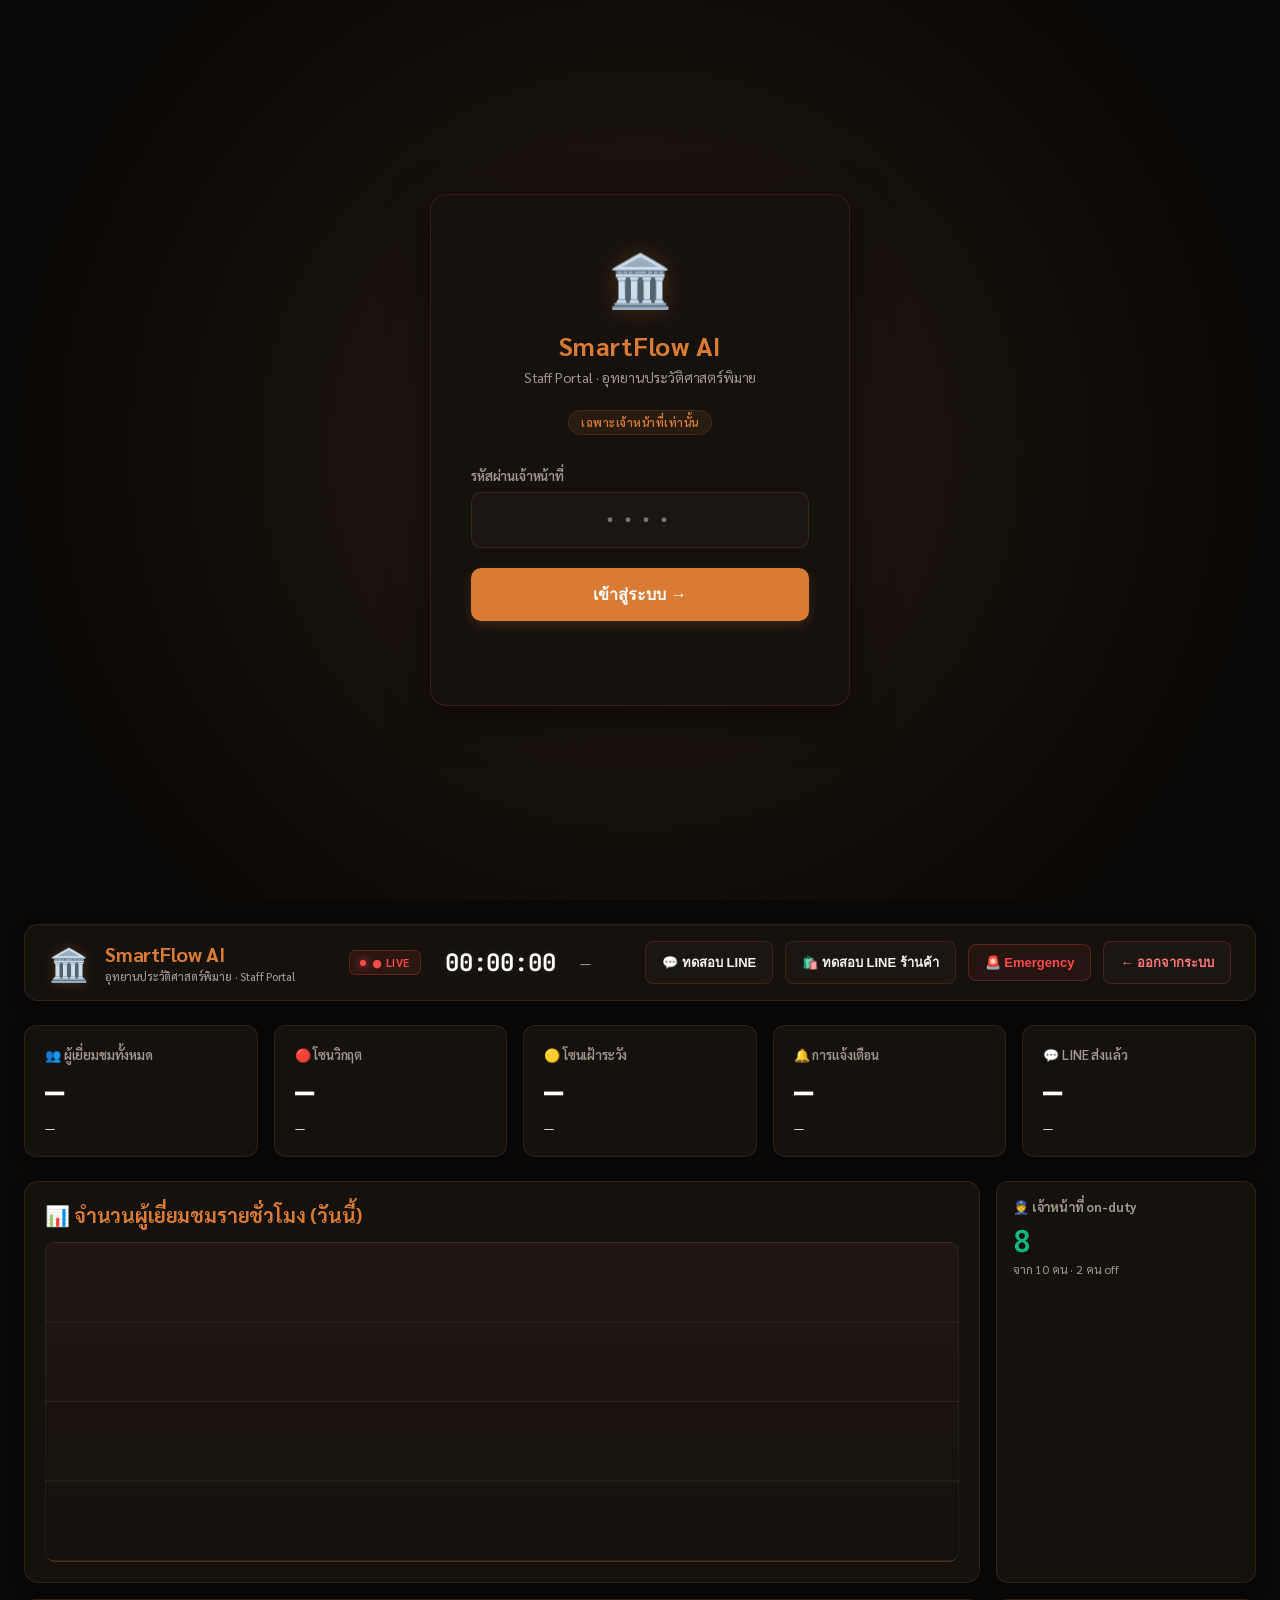
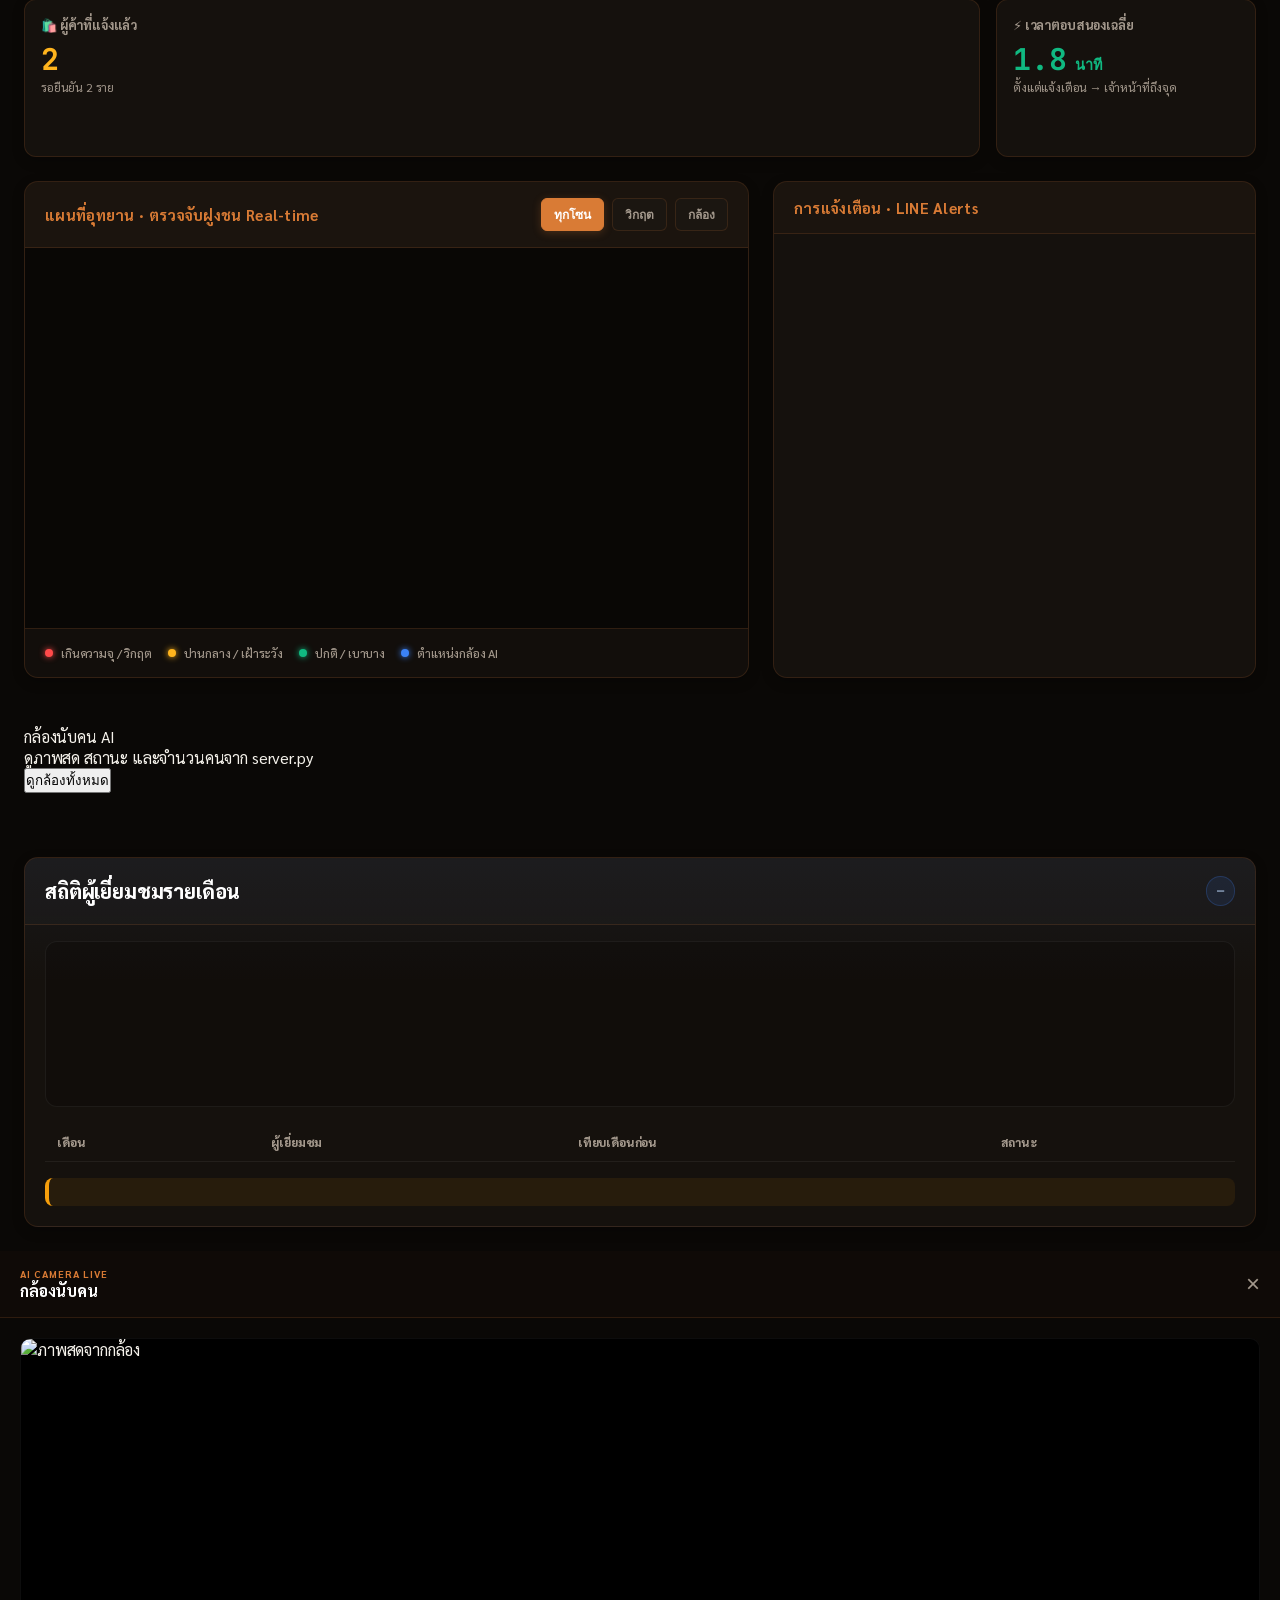
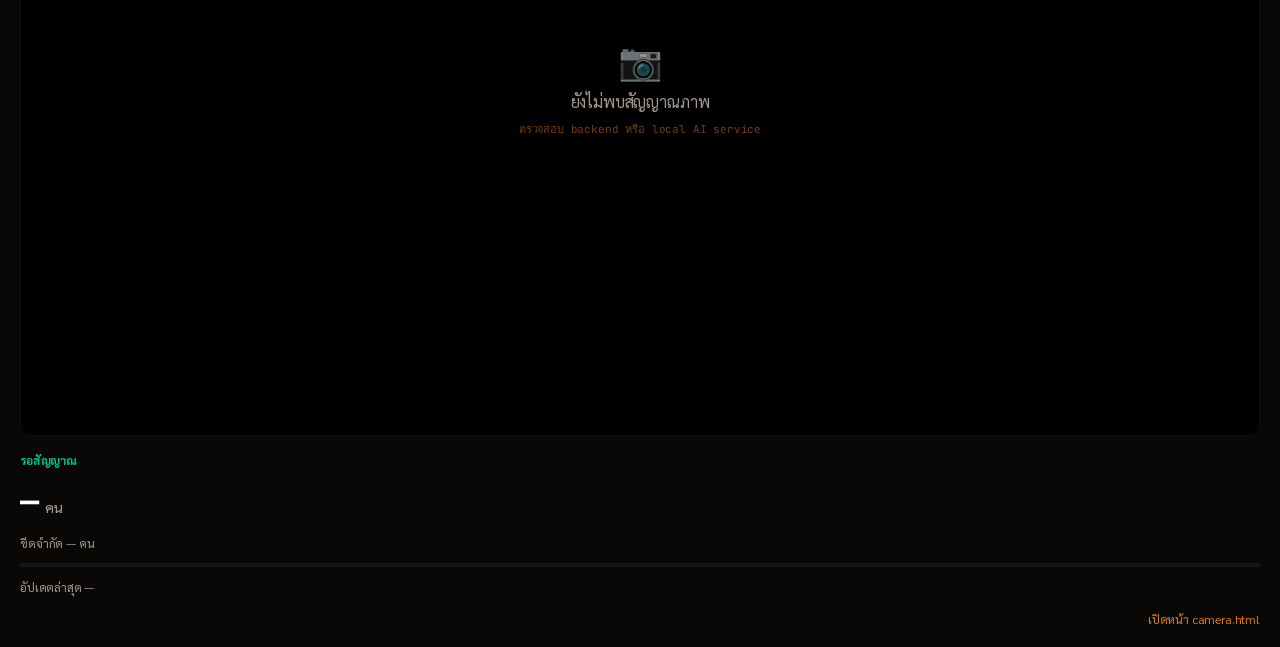
<file: staff/index.html>
﻿<!DOCTYPE html>
<html lang="th">
<head>
  <meta charset="UTF-8" />
  <meta name="viewport" content="width=device-width, initial-scale=1.0" />
  <title>SmartFlow AI — Staff Dashboard · พิมาย</title>
  <link rel="preconnect" href="https://fonts.googleapis.com" />
  <link rel="preconnect" href="https://fonts.gstatic.com" crossorigin />
  <link href="https://fonts.googleapis.com/css2?family=JetBrains+Mono:wght@400;700&family=Sarabun:wght@300;400;600;700&display=swap" rel="stylesheet" />

  <link rel="stylesheet" href="css/staff.css" />
</head>
<body>

  <div id="loginScreen">
    <div class="login-box">
      <div class="login-logo">🏛️</div>
      <div class="login-title">SmartFlow AI</div>
      <div class="login-subtitle">Staff Portal · อุทยานประวัติศาสตร์พิมาย</div>
      <div class="login-badge">เฉพาะเจ้าหน้าที่เท่านั้น</div>

      <label class="login-label" for="pinInput">รหัสผ่านเจ้าหน้าที่</label>
      <input
        type="password"
        id="pinInput"
        class="login-input"
        placeholder="••••"
        maxlength="6"
        autocomplete="current-password"
      />
      <button class="login-btn" id="loginBtn">เข้าสู่ระบบ →</button>
      <div class="login-error" id="loginError"></div>
    </div>
  </div>

  <div id="dashboard">

    <div class="topbar">
      <div class="topbar-left">
        <div class="topbar-logo">🏛️</div>
        <div class="topbar-name">
          SmartFlow AI
          <span>อุทยานประวัติศาสตร์พิมาย · Staff Portal</span>
        </div>
      </div>

      <div class="topbar-center">
        <div class="live-badge">
          <div class="live-dot"></div>
          ● LIVE
        </div>
        <div class="topbar-clock" id="dashClock">00:00:00</div>
        <div class="topbar-date" id="dashDate">—</div>
      </div>

      <div class="topbar-right">
        <button class="topbar-btn" id="testLineBtn">💬 ทดสอบ LINE</button>
        <button class="topbar-btn" id="testVendorLineBtn">🛍️ ทดสอบ LINE ร้านค้า</button>
        <button class="topbar-btn danger" id="emergencyBtn">🚨 Emergency</button>
        <button class="topbar-btn" id="logoutBtn">← ออกจากระบบ</button>
      </div>
    </div>

    <div class="stat-row">
      <div class="stat-cell" id="statTotal">
        <div class="stat-cell-label">👥 ผู้เยี่ยมชมทั้งหมด</div>
        <div class="stat-cell-value">—</div>
        <div class="stat-cell-delta">—</div>
      </div>
      <div class="stat-cell" id="statHigh">
        <div class="stat-cell-label">🔴 โซนวิกฤต</div>
        <div class="stat-cell-value">—</div>
        <div class="stat-cell-delta">—</div>
      </div>
      <div class="stat-cell" id="statMedium">
        <div class="stat-cell-label">🟡 โซนเฝ้าระวัง</div>
        <div class="stat-cell-value">—</div>
        <div class="stat-cell-delta">—</div>
      </div>
      <div class="stat-cell" id="statNotif">
        <div class="stat-cell-label">🔔 การแจ้งเตือน</div>
        <div class="stat-cell-value">—</div>
        <div class="stat-cell-delta">—</div>
      </div>
      <div class="stat-cell" id="statLine">
        <div class="stat-cell-label">💬 LINE ส่งแล้ว</div>
        <div class="stat-cell-value">—</div>
        <div class="stat-cell-delta">—</div>
      </div>
    </div>

    <div class="dash-body">
      <div class="map-panel">
        <div class="panel-header">
          <div class="panel-title">แผนที่อุทยาน · ตรวจจับฝูงชน Real-time</div>
          <div class="panel-actions">
            <button class="panel-btn active">ทุกโซน</button>
            <button class="panel-btn">วิกฤต</button>
            <button class="panel-btn" id="cameraPanelBtn">กล้อง</button>
          </div>
        </div>
        <div class="map-svg-wrap">
          <svg id="mapSvg" width="100%" height="100%" xmlns="http://www.w3.org/2000/svg"></svg>
        </div>
        <div class="map-legend">
          <div class="legend-item"><div class="legend-dot high"></div>เกินความจุ / วิกฤต</div>
          <div class="legend-item"><div class="legend-dot medium"></div>ปานกลาง / เฝ้าระวัง</div>
          <div class="legend-item"><div class="legend-dot low"></div>ปกติ / เบาบาง</div>
          <div class="legend-item"><div class="legend-dot alert"></div>ตำแหน่งกล้อง AI</div>
        </div>
      </div>

      <div class="notif-panel">
        <div class="panel-header">
          <div class="panel-title">การแจ้งเตือน · LINE Alerts</div>
        </div>
        <div id="notifList"></div>
      </div>
        
      <div class="camera-monitor-section">
        <div class="camera-monitor-header">
          <div>
            <div class="camera-monitor-title">กล้องนับคน AI</div>
            <div class="camera-monitor-sub">ดูภาพสด สถานะ และจำนวนคนจาก server.py</div>
          </div>
          <button class="camera-open-all-btn" id="openCameraOverviewBtn">ดูกล้องทั้งหมด</button>
        </div>
        <div class="camera-monitor-grid" id="staffCameraGrid"></div>
      </div>

      <div class="analytics-row">
        <div class="chart-section">
          <div class="chart-title">📊 จำนวนผู้เยี่ยมชมรายชั่วโมง (วันนี้)</div>
          <div class="bar-chart" id="barChart"></div>
        </div>
        <div class="mini-stat">
          <div class="mini-stat-label">👮 เจ้าหน้าที่ on-duty</div>
          <div class="mini-stat-value val-green">8</div>
          <div class="mini-stat-sub">จาก 10 คน · 2 คน off</div>
        </div>
        <div class="mini-stat">
          <div class="mini-stat-label">🛍️ ผู้ค้าที่แจ้งแล้ว</div>
          <div class="mini-stat-value val-orange">2</div>
          <div class="mini-stat-sub">รอยืนยัน 2 ราย</div>
          <div id="vendorList" style="margin-top:12px;"></div>
        </div>
        <div class="mini-stat">
          <div class="mini-stat-label">⚡ เวลาตอบสนองเฉลี่ย</div>
          <div class="mini-stat-value val-green">1.8<span style="font-size:0.9rem;color:var(--text-dim)"> นาที</span></div>
          <div class="mini-stat-sub">ตั้งแต่แจ้งเตือน → เจ้าหน้าที่ถึงจุด</div>
        </div>
      </div>
    </div>

    <div class="monthly-section">
      <div class="monthly-header">
        <div class="monthly-title">สถิติผู้เยี่ยมชมรายเดือน</div>
        <div class="monthly-meta" id="monthlyMeta">—</div>
      </div>
      <div class="monthly-chart-wrap">
        <svg id="monthlyChartSvg" width="100%" xmlns="http://www.w3.org/2000/svg"></svg>
      </div>
      <div class="monthly-table-wrap">
        <table class="monthly-table" id="monthlyTable">
          <thead>
            <tr>
              <th>เดือน</th>
              <th>ผู้เยี่ยมชม</th>
              <th>เทียบเดือนก่อน</th>
              <th>สถานะ</th>
            </tr>
          </thead>
          <tbody id="monthlyTableBody"></tbody>
        </table>
      </div>
      <div class="monthly-analysis" id="monthlyAnalysis"></div>
    </div>
  </div>

  <div class="camera-viewer" id="cameraViewer" aria-hidden="true">
    <div class="camera-viewer-backdrop" id="cameraViewerBackdrop"></div>
    <div class="camera-viewer-panel" role="dialog" aria-modal="true" aria-labelledby="cameraViewerTitle">
      <div class="camera-viewer-header">
        <div>
          <div class="camera-viewer-kicker">AI CAMERA LIVE</div>
          <div class="camera-viewer-title" id="cameraViewerTitle">กล้องนับคน</div>
        </div>
        <button class="camera-viewer-close" id="cameraViewerClose">×</button>
      </div>
      <div class="camera-viewer-body">
        <div class="camera-live-frame">
          <img id="cameraViewerStream" alt="ภาพสดจากกล้อง" />
          <div class="camera-live-offline" id="cameraViewerOffline">
            <div class="camera-live-offline-icon">📷</div>
            <div>ยังไม่พบสัญญาณภาพ</div>
            <span>ตรวจสอบ backend หรือ local AI service</span>
          </div>
        </div>
        <div class="camera-live-info">
          <div class="camera-live-status" id="cameraViewerStatus">รอสัญญาณ</div>
          <div class="camera-live-count"><span id="cameraViewerCount">—</span><small>คน</small></div>
          <div class="camera-live-limit" id="cameraViewerLimit">ขีดจำกัด — คน</div>
          <div class="camera-live-meter"><div id="cameraViewerMeter"></div></div>
          <div class="camera-live-time" id="cameraViewerTime">อัปเดตล่าสุด —</div>
          
          <a class="camera-live-link" href="../camera.html" target="_blank" rel="noopener">เปิดหน้า camera.html</a>
        </div>
      </div>
    </div>
  </div>
  <div id="toastContainer"></div>

  <script src="js/staff.js"></script>

</body>
</html>
</file>
<file: staff/css/staff.css>
/* ================================================================
   PHIMAI SMARTFLOW AI — Premium Modern Dashboard Theme
   ไฟล์: css/staff.css
================================================================ */

:root {
  /* Core Palette: Phimai Sandstone & Deep Obsidian */
  --bg-main: #0a0806;
  --bg-card: #15110d;
  --bg-card-hover: #1c1712;
  --bg-input: #1b1611;
  --border-color: rgba(217, 123, 53, 0.15);
  --border-focus: #e0833e;
  --primary: #d97b35;
  --primary-hover: #f08e43;
  --primary-glow: rgba(217, 123, 53, 0.25);
  
  /* Status Colors with Elegant Glows */
  --red: #ff4a4a;
  --red-bg: rgba(255, 74, 74, 0.08);
  --red-border: rgba(255, 74, 74, 0.25);
  
  --yellow: #ffb41d;
  --yellow-bg: rgba(255, 180, 29, 0.08);
  --yellow-border: rgba(255, 180, 29, 0.25);
  
  --green: #10b981;
  --green-bg: rgba(16, 185, 129, 0.08);
  --green-border: rgba(16, 185, 129, 0.25);
  
  --blue: #3b82f6;
  --blue-bg: rgba(59, 130, 246, 0.08);
  --blue-border: rgba(59, 130, 246, 0.25);
  
  --line-color: #06c755;
  --line-bg: rgba(6, 199, 85, 0.08);
  
  /* Typography Colors */
  --text-main: #f5f2eb;
  --text-muted: #a3988c;
  --font-ui: 'Sarabun', system-ui, -apple-system, sans-serif;
  --font-mono: 'JetBrains Mono', monospace;
  
  /* Glassmorphism & Shadow */
  --glass-bg: rgba(21, 17, 13, 0.7);
  --shadow-sm: 0 4px 12px rgba(0, 0, 0, 0.25);
  --shadow-lg: 0 12px 40px rgba(0, 0, 0, 0.5);
  --transition: all 0.25s cubic-bezier(0.4, 0, 0.2, 1);
}

/* Reset & Base Styles */
* { 
  box-sizing: border-box; 
  margin: 0; 
  padding: 0; 
}

body { 
  background-color: var(--bg-main); 
  color: var(--text-main); 
  font-family: var(--font-ui); 
  letter-spacing: -0.01em;
  overflow-x: hidden; 
  -webkit-font-smoothing: antialiased;
}

/* Smooth Scrollbar */
::-webkit-scrollbar { width: 6px; height: 6px; }
::-webkit-scrollbar-track { background: var(--bg-main); }
::-webkit-scrollbar-thumb { background: var(--border-color); border-radius: 10px; }
::-webkit-scrollbar-thumb:hover { background: var(--primary); }

/* ================================================================
   1. LOGIN SCREEN COMPONENT (รองรับท้ัง ID และ Class ในโครงสร้างเดิม)
================================================================ */
#loginScreen, .login-container {
  display: flex; 
  justify-content: center; 
  align-items: center; 
  min-height: 100vh; 
  padding: 24px; 
  background: radial-gradient(circle at center, #261b11 0%, var(--bg-main) 80%); 
}

.login-box, .login-card { 
  background-color: var(--bg-card); 
  border: 1px solid var(--border-color); 
  border-radius: 16px; 
  padding: 48px 40px; 
  width: 100%; 
  max-width: 420px; 
  text-align: center; 
  box-shadow: var(--shadow-lg);
  backdrop-filter: blur(10px);
}

.login-logo { 
  font-size: 52px; 
  margin-bottom: 16px; 
  filter: drop-shadow(0 0 12px var(--primary-glow));
}

.login-title, .login-card h2 { 
  font-size: 26px; 
  font-weight: 700; 
  color: var(--primary); 
  margin-bottom: 6px; 
  letter-spacing: 0.5px; 
}

.login-subtitle { 
  font-size: 14px; 
  color: var(--text-muted); 
  margin-bottom: 24px; 
}

.login-badge {
  display: inline-block;
  background-color: rgba(217, 123, 53, 0.1);
  border: 1px solid var(--border-color);
  color: var(--primary);
  font-size: 11px;
  font-weight: 600;
  padding: 4px 12px;
  border-radius: 20px;
  margin-bottom: 32px;
  letter-spacing: 0.5px;
}

.login-label, .input-group label { 
  display: block; 
  text-align: left;
  font-size: 13px; 
  font-weight: 600;
  color: var(--text-muted); 
  margin-bottom: 8px; 
}

.login-input, .input-group input { 
  width: 100%; 
  background-color: var(--bg-input); 
  border: 1px solid var(--border-color); 
  border-radius: 10px; 
  color: #fff; 
  padding: 14px; 
  font-size: 20px; 
  text-align: center; 
  font-family: var(--font-mono); 
  letter-spacing: 6px; 
  margin-bottom: 20px;
  transition: var(--transition); 
}

.login-input:focus, .input-group input:focus { 
  outline: none; 
  border-color: var(--border-focus); 
  box-shadow: 0 0 0 4px var(--primary-glow);
  background-color: var(--bg-card);
}

.login-btn, .btn-primary { 
  width: 100%; 
  background-color: var(--primary); 
  color: #fff; 
  border: none; 
  border-radius: 10px; 
  padding: 14px; 
  font-size: 16px; 
  font-weight: 600; 
  cursor: pointer; 
  box-shadow: 0 4px 12px rgba(217, 123, 53, 0.2);
  transition: var(--transition); 
}

.login-btn:hover, .btn-primary:hover { 
  background-color: var(--primary-hover); 
  transform: translateY(-1px);
  box-shadow: 0 6px 20px rgba(217, 123, 53, 0.35);
}

.login-error, .error-text { 
  color: var(--red); 
  font-size: 13px; 
  margin-top: 16px; 
  min-height: 20px; 
  font-weight: 500;
}


/* ================================================================
   2. DASHBOARD CONTAINER & TOPBAR
================================================================ */
#dashboard, .dashboard-container { 
  padding: 24px; 
  max-width: 1650px; 
  margin: 0 auto; 
  animation: fadeIn 0.45s cubic-bezier(0.16, 1, 0.3, 1) forwards; 
}

@keyframes fadeIn { 
  from { opacity: 0; transform: translateY(8px); } 
  to { opacity: 1; transform: translateY(0); } 
}

.topbar, .dash-header { 
  display: flex; 
  justify-content: space-between; 
  align-items: center; 
  background-color: var(--bg-card);
  border: 1px solid var(--border-color);
  padding: 16px 24px; 
  border-radius: 14px;
  margin-bottom: 24px; 
  box-shadow: var(--shadow-sm);
}

.topbar-left, .header-brand { display: flex; align-items: center; gap: 16px; }
.topbar-logo, .brand-icon { font-size: 32px; filter: drop-shadow(0 0 6px var(--primary-glow)); }

.topbar-name, .header-brand h1 { 
  font-size: 20px; 
  font-weight: 700; 
  color: var(--primary); 
  display: flex;
  flex-direction: column;
}

.topbar-name span, .brand-sub { 
  font-size: 11px; 
  color: var(--text-muted); 
  font-weight: 500;
  margin-top: 2px;
  font-family: var(--font-ui);
}

.topbar-center, .header-meta { display: flex; align-items: center; gap: 24px; }

.live-badge {
  background-color: rgba(239, 68, 68, 0.1);
  border: 1px solid rgba(239, 68, 68, 0.25);
  color: var(--red);
  font-size: 11px;
  font-weight: 700;
  padding: 4px 10px;
  border-radius: 6px;
  display: flex;
  align-items: center;
  gap: 6px;
  letter-spacing: 0.5px;
}

.live-dot {
  width: 6px;
  height: 6px;
  background-color: var(--red);
  border-radius: 50%;
  box-shadow: 0 0 8px var(--red);
  animation: pulseGlow 1.2s infinite alternate;
}

@keyframes pulseGlow {
  from { opacity: 0.4; transform: scale(0.9); }
  to { opacity: 1; transform: scale(1.2); }
}

.topbar-clock, .clock-text { 
  font-family: var(--font-mono); 
  font-size: 24px; 
  font-weight: 700; 
  color: #fff; 
  text-shadow: 0 0 10px rgba(255,255,255,0.1);
}

.topbar-date, .date-text { font-size: 13px; color: var(--text-muted); font-weight: 500; }

.topbar-right { display: flex; align-items: center; flex-wrap: wrap; justify-content: flex-end; gap: 12px; }

.topbar-btn {
  background-color: var(--bg-input);
  border: 1px solid var(--border-color);
  color: var(--text-main);
  padding: 10px 16px;
  border-radius: 8px;
  font-size: 13px;
  font-weight: 600;
  cursor: pointer;
  display: flex;
  align-items: center;
  gap: 8px;
  transition: var(--transition);
}

.topbar-btn:hover {
  background-color: var(--bg-card-hover);
  border-color: var(--primary);
  transform: translateY(-1px);
}

.topbar-btn.danger, .emergencyBtn {
  background-color: var(--red-bg);
  border-color: var(--red-border);
  color: var(--red);
}

.topbar-btn.danger:hover {
  background-color: var(--red);
  border-color: var(--red);
  color: #fff;
  box-shadow: 0 4px 15px rgba(255, 74, 74, 0.3);
}

#logoutBtn, .btn-logout {
  border-color: rgba(255, 74, 74, 0.2);
  color: #ff7878;
}

#logoutBtn:hover, .btn-logout:hover {
  background-color: var(--red-bg);
  border-color: var(--red);
}


/* ================================================================
   3. STAT ROW GRID
================================================================ */
.stat-row, .stats-row { 
  display: grid; 
  grid-template-columns: repeat(auto-fit, minmax(220px, 1fr)); 
  gap: 16px; 
  margin-bottom: 24px; 
}

.stat-cell { 
  background-color: var(--bg-card); 
  border: 1px solid var(--border-color); 
  border-radius: 12px; 
  padding: 20px; 
  box-shadow: var(--shadow-sm);
  transition: var(--transition);
}

.stat-cell:hover {
  transform: translateY(-2px);
  border-color: rgba(217, 123, 53, 0.3);
  box-shadow: 0 6px 20px rgba(0,0,0,0.3);
}

.stat-cell-label { 
  font-size: 13px; 
  font-weight: 600;
  color: var(--text-muted); 
  margin-bottom: 8px; 
}

.stat-cell-value { 
  font-family: var(--font-mono); 
  font-size: 32px; 
  font-weight: 700; 
  color: #fff;
  margin-bottom: 6px; 
}

.stat-cell-delta { font-size: 12px; font-weight: 500; }
.delta-up { color: var(--green); }
.delta-down { color: var(--red); }
.delta-flat { color: var(--text-muted); }


/* ================================================================
   4. LAYOUT PANELS & STRUCTURE
================================================================ */
.dash-body, .main-layout { 
  display: grid; 
  grid-template-columns: 1.5fr 1fr; 
  gap: 24px; 
  margin-bottom: 24px; 
}

@media (max-width: 1200px) { 
  .dash-body, .main-layout { grid-template-columns: 1fr; } 
}

.map-panel, .notif-panel, .card { 
  background-color: var(--bg-card); 
  border: 1px solid var(--border-color); 
  border-radius: 14px; 
  box-shadow: var(--shadow-sm);
  overflow: hidden; 
  display: flex;
  flex-direction: column;
}

.panel-header, .card-header { 
  display: flex; 
  justify-content: space-between; 
  align-items: center; 
  background-color: rgba(217, 123, 53, 0.03); 
  border-bottom: 1px solid var(--border-color); 
  padding: 16px 20px; 
}

.panel-title, .card-header h3 { 
  font-size: 15px; 
  font-weight: 700; 
  color: var(--primary); 
  letter-spacing: 0.3px;
}

.panel-actions { display: flex; gap: 8px; }

.panel-btn, .btn-sm { 
  background-color: var(--bg-input); 
  border: 1px solid var(--border-color); 
  color: var(--text-muted); 
  padding: 6px 12px; 
  font-size: 12px; 
  font-weight: 600;
  border-radius: 6px; 
  cursor: pointer; 
  transition: var(--transition);
}

.panel-btn:hover, .btn-sm:hover {
  color: var(--text-main);
  border-color: var(--primary);
}

.panel-btn.active { 
  background-color: var(--primary); 
  border-color: var(--primary); 
  color: #fff; 
  box-shadow: 0 2px 8px rgba(217, 123, 53, 0.25);
}


/* ================================================================
   5. REAL-TIME MAP SVG STYLING
================================================================ */
.map-svg-wrap, .svg-container { 
  background-color: #090705; 
  padding: 24px;
  display: flex; 
  justify-content: center; 
  align-items: center; 
  min-height: 380px;
}

#mapSvg { width: 100%; height: auto; }

.zone-circle { cursor: pointer; }
.zone-circle circle { transition: var(--transition); }
.zone-circle:hover circle { filter: brightness(1.25); stroke-width: 3px; }

.zone-count-text { 
  font-family: var(--font-mono); 
  font-size: 13px; 
  font-weight: 700; 
  text-anchor: middle; 
}

.zone-label-text { 
  font-size: 11px; 
  font-weight: 600;
  fill: var(--text-muted); 
  text-anchor: middle; 
}

.zone-alert-ring { 
  transform-origin: center; 
  animation: mapPulse 2s infinite cubic-bezier(0.24, 0, 0.38, 1); 
}

@keyframes mapPulse { 
  0% { transform: scale(0.92); opacity: 0.9; stroke-width: 2px; } 
  100% { transform: scale(1.28); opacity: 0; stroke-width: 0.5px; } 
}

.map-legend { 
  display: flex; 
  flex-wrap: wrap;
  gap: 16px; 
  padding: 16px 20px; 
  border-top: 1px solid var(--border-color); 
  background-color: rgba(0,0,0,0.15);
}

.legend-item { 
  display: flex; 
  align-items: center; 
  gap: 8px; 
  font-size: 12px; 
  color: var(--text-muted); 
  font-weight: 500;
}

.legend-dot { width: 8px; height: 8px; border-radius: 50%; }
.legend-dot.high { background-color: var(--red); box-shadow: 0 0 6px var(--red); }
.legend-dot.medium { background-color: var(--yellow); box-shadow: 0 0 6px var(--yellow); }
.legend-dot.low { background-color: var(--green); box-shadow: 0 0 6px var(--green); }
.legend-dot.alert { background-color: var(--blue); box-shadow: 0 0 6px var(--blue); }


/* ================================================================
   6. NOTIFICATION ITEMS (DYNAMICS)
================================================================ */
#notifList { 
  padding: 20px; 
  display: flex; 
  flex-direction: column; 
  gap: 12px; 
  max-height: 480px; 
  overflow-y: auto; 
}

.notif-item { 
  background-color: var(--bg-input); 
  border: 1px solid var(--border-color); 
  border-radius: 10px; 
  padding: 16px; 
  transition: var(--transition);
  animation: slideIn 0.3s ease-out;
}

@keyframes slideIn { from { opacity: 0; transform: translateY(6px); } to { opacity: 1; transform: translateY(0); } }

.notif-item:hover { background-color: rgba(255,255,255,0.01); }

/* Left Border Indicator by Type */
.notif-item.red { border-left: 4px solid var(--red); background-image: linear-gradient(90deg, var(--red-bg) 0%, transparent 100%); }
.notif-item.yellow { border-left: 4px solid var(--yellow); background-image: linear-gradient(90deg, var(--yellow-bg) 0%, transparent 100%); }
.notif-item.blue { border-left: 4px solid var(--blue); background-image: linear-gradient(90deg, var(--blue-bg) 0%, transparent 100%); }
.notif-item.line { border-left: 4px solid var(--line-color); background-image: linear-gradient(90deg, var(--line-bg) 0%, transparent 100%); }

.notif-header { display: flex; justify-content: space-between; align-items: center; margin-bottom: 8px; }
.notif-icon-type { display: flex; align-items: center; gap: 8px; }
.notif-icon { font-size: 16px; }

.notif-type-badge { 
  font-size: 11px; 
  font-weight: 700; 
  padding: 2px 8px; 
  border-radius: 4px; 
}
.badge-red { background-color: rgba(255, 74, 74, 0.15); color: var(--red); }
.badge-yellow { background-color: rgba(255, 180, 29, 0.15); color: var(--yellow); }
.badge-blue { background-color: rgba(59, 130, 246, 0.15); color: #60a5fa; }
.badge-line { background-color: rgba(6, 199, 85, 0.15); color: var(--line-color); }

.notif-time { font-family: var(--font-mono); font-size: 11px; color: var(--text-muted); }
.notif-title { font-size: 14px; font-weight: 700; color: #fff; margin-bottom: 4px; }
.notif-body { font-size: 13px; color: var(--text-muted); line-height: 1.5; margin-bottom: 12px; }

.notif-line-msg { 
  display: flex; 
  align-items: center; 
  gap: 10px; 
  background-color: rgba(6, 199, 85, 0.06); 
  border: 1px solid rgba(6, 199, 85, 0.15);
  padding: 8px 12px; 
  border-radius: 6px; 
  margin-bottom: 12px;
}
.notif-line-msg .line-logo { color: var(--line-color); font-size: 14px; }
.notif-line-msg .line-text { font-size: 12px; color: #d1fae5; }
.notif-line-msg .line-text strong { color: var(--line-color); margin-right: 6px; }

.notif-actions { display: flex; gap: 8px; flex-wrap: wrap; }
.notif-act-btn { 
  background: transparent; 
  border: 1px solid var(--border-color); 
  color: var(--text-muted); 
  padding: 6px 12px; 
  font-size: 12px; 
  font-weight: 600;
  border-radius: 6px; 
  cursor: pointer; 
  transition: var(--transition);
}
.notif-act-btn:hover { border-color: var(--primary); color: var(--primary); }
.notif-act-btn.primary { background-color: rgba(217, 123, 53, 0.12); border-color: var(--primary); color: var(--primary); }
.notif-act-btn.primary:hover { background-color: var(--primary); color: #fff; }


/* ================================================================
   7. CAMERA MONITOR SECTION & GRID SYSTEM
================================================================ */
.camera-monitor-section { margin-top: 24px; }
.camera-monitor-grid,
.camera-grid { display: grid; grid-template-columns: repeat(auto-fit, minmax(280px, 1fr)); gap: 16px; padding: 20px; }

.camera-monitor-card { 
  background-color: var(--bg-input); 
  border: 1px solid rgba(255, 255, 255, 0.03); 
  border-radius: 10px; 
  padding: 16px; 
  display: flex; 
  flex-direction: column; 
  gap: 14px;
  box-shadow: inset 0 0 12px rgba(0,0,0,0.2);
  transition: var(--transition);
}
.camera-monitor-card:hover { transform: translateY(-2px); box-shadow: var(--shadow-sm); border-color: rgba(255,255,255,0.08); }

.camera-monitor-card.high { border-left: 4px solid var(--red); }
.camera-monitor-card.medium { border-left: 4px solid var(--yellow); }
.camera-monitor-card.low { border-left: 4px solid var(--green); }
.camera-monitor-card.offline { border-left: 4px solid rgba(255,255,255,0.15); opacity: 0.55; }

.camera-card-top { display: flex; justify-content: space-between; align-items: flex-start; }
.camera-card-name { font-size: 14px; font-weight: 700; color: #fff; }
.camera-card-id { font-family: var(--font-mono); font-size: 11px; color: var(--text-muted); margin-top: 2px; }

.camera-status-pill { font-size: 11px; padding: 3px 8px; border-radius: 5px; font-weight: 700; letter-spacing: 0.3px; }
.camera-status-pill.high { background-color: var(--red-bg); color: var(--red); border: 1px solid var(--red-border); }
.camera-status-pill.medium { background-color: var(--yellow-bg); color: var(--yellow); border: 1px solid var(--yellow-border); }
.camera-status-pill.low { background-color: var(--green-bg); color: var(--green); border: 1px solid var(--green-border); }
.camera-status-pill.offline { background-color: rgba(255,255,255,0.05); color: var(--text-muted); }

.camera-card-bottom { display: flex; justify-content: space-between; align-items: flex-end; }
.camera-card-count { font-family: var(--font-mono); font-size: 26px; font-weight: 700; color: #fff; line-height: 1; }
.camera-card-count small { font-size: 12px; margin-left: 4px; font-family: var(--font-ui); font-weight: 500; color: var(--text-muted); }
.camera-card-meta { font-size: 11px; color: var(--text-muted); }

.camera-card-btn { 
  background-color: rgba(217, 123, 53, 0.08); 
  color: var(--primary); 
  border: 1px solid var(--border-color); 
  border-radius: 6px; 
  padding: 6px 12px; 
  font-size: 12px; 
  font-weight: 600;
  cursor: pointer; 
  transition: var(--transition); 
}
.camera-card-btn:hover { background-color: var(--primary); color: #fff; box-shadow: 0 2px 8px rgba(217, 123, 53, 0.3); }

.camera-settings-panel {
  margin: 16px 20px 20px;
  padding: 14px;
  border: 1px solid rgba(255,255,255,0.08);
  background-color: rgba(255,255,255,0.025);
  border-radius: 8px;
}
.camera-settings-title {
  font-size: 13px;
  font-weight: 700;
  color: #fff;
  margin-bottom: 10px;
}
.camera-settings-list {
  display: flex;
  flex-wrap: wrap;
  gap: 8px;
  margin-bottom: 10px;
}
.camera-settings-chip {
  border: 1px solid rgba(255,255,255,0.08);
  background-color: rgba(255,255,255,0.04);
  color: var(--text-muted);
  border-radius: 6px;
  padding: 7px 10px;
  font: inherit;
  font-size: 12px;
  cursor: pointer;
}
.camera-settings-chip:hover {
  color: #fff;
  border-color: rgba(217, 123, 53, 0.5);
}
.camera-settings-grid {
  display: grid;
  grid-template-columns: minmax(120px, 0.8fr) minmax(160px, 1fr) 90px minmax(220px, 1.4fr) auto;
  gap: 8px;
  align-items: center;
}
.camera-settings-input {
  min-width: 0;
  height: 34px;
  border: 1px solid rgba(255,255,255,0.08);
  background-color: rgba(0,0,0,0.24);
  color: #fff;
  border-radius: 6px;
  padding: 0 10px;
  font: inherit;
  font-size: 12px;
}

.camera-card-meter { height: 4px; background-color: rgba(255,255,255,0.04); border-radius: 2px; overflow: hidden; margin-top: -4px; }
.camera-card-meter div { height: 100%; transition: width 0.5s ease-out; }

.camera-stats-section {
  margin: 0 20px 20px;
  padding: 16px;
  border: 1px solid rgba(255,255,255,0.08);
  background-color: rgba(0,0,0,0.18);
  border-radius: 10px;
}

.camera-stats-title {
  font-size: 13px;
  font-weight: 700;
  color: #fff;
  margin-bottom: 12px;
}

.camera-stats-grid {
  display: grid;
  grid-template-columns: repeat(auto-fit, minmax(260px, 1fr));
  gap: 12px;
}

.camera-stats-card {
  min-width: 0;
  border: 1px solid rgba(255,255,255,0.06);
  background-color: rgba(255,255,255,0.025);
  border-radius: 8px;
  padding: 12px;
}

.camera-stats-card.high {
  border-color: var(--red-border);
  background-color: var(--red-bg);
}

.camera-stats-head,
.camera-stats-foot {
  display: flex;
  align-items: center;
  justify-content: space-between;
  gap: 10px;
}

.camera-stats-head strong {
  display: block;
  color: #fff;
  font-size: 13px;
  white-space: nowrap;
  overflow: hidden;
  text-overflow: ellipsis;
  max-width: 210px;
}

.camera-stats-head small,
.camera-stats-foot {
  color: var(--text-muted);
  font-size: 11px;
}

.camera-stats-current {
  font-family: var(--font-mono);
  font-size: 24px;
  font-weight: 700;
  color: var(--green);
  white-space: nowrap;
}

.camera-stats-current.high { color: var(--red); }
.camera-stats-current span { font-size: 11px; margin-left: 3px; color: var(--text-muted); }

.camera-stats-bars {
  height: 90px;
  display: grid;
  grid-auto-flow: column;
  grid-auto-columns: 1fr;
  align-items: end;
  gap: 5px;
  margin: 12px 0 8px;
  padding: 8px;
  border-radius: 8px;
  background-color: rgba(0,0,0,0.24);
}

.camera-stats-bar {
  height: 100%;
  display: flex;
  align-items: end;
}

.camera-stats-bar span {
  display: block;
  width: 100%;
  min-height: 6px;
  border-radius: 4px 4px 0 0;
  transition: height 0.35s ease, background-color 0.35s ease;
}

.camera-stats-bar.low span { background-color: var(--green); }
.camera-stats-bar.medium span { background-color: var(--yellow); }
.camera-stats-bar.high span { background-color: var(--red); }


/* ================================================================
   8. VENDORS & ANALYTICS BAR CHART
================================================================ */
/* Vendor Section */
#vendorList { padding: 16px 20px; display: flex; flex-direction: column; gap: 10px; }
.vendor-item { 
  display: flex; 
  align-items: center; 
  background-color: var(--bg-input);
  border: 1px solid rgba(255,255,255,0.02);
  padding: 10px 14px; 
  border-radius: 8px; 
}
.vendor-status { width: 6px; height: 6px; border-radius: 50%; margin-right: 12px; }
.vendor-status.notified { background-color: var(--line-color); box-shadow: 0 0 6px var(--line-color); }
.vendor-status.pending { background-color: var(--yellow); box-shadow: 0 0 6px var(--yellow); }
.vendor-status.idle { background-color: var(--text-muted); }
.vendor-name { font-size: 13px; font-weight: 600; flex-grow: 1; color: var(--text-main); }
.vendor-dist { font-family: var(--font-mono); font-size: 12px; color: var(--text-muted); }

/* Bar Chart Graphic */
.chart-container, .card-body-chart { padding: 24px 20px; }
#barChart { 
  display: flex; 
  justify-content: space-between; 
  align-items: flex-end; 
  height: 160px; 
  padding-top: 20px;
  border-bottom: 1px solid var(--border-color);
}
.bar-col { 
  display: flex; 
  flex-direction: column; 
  align-items: center; 
  width: 100%; 
  position: relative;
}
.bar-val { 
  font-family: var(--font-mono); 
  font-size: 10px; 
  color: var(--text-muted); 
  margin-bottom: 6px; 
  opacity: 0;
  transition: var(--transition);
}
.bar-col:hover .bar-val { opacity: 1; transform: translateY(-2px); }

.bar-fill { 
  width: 55%; 
  max-width: 24px;
  background-color: rgba(217, 123, 53, 0.3); 
  border-radius: 4px 4px 0 0; 
  transition: height 0.6s cubic-bezier(0.16, 1, 0.3, 1), background-color 0.3s; 
}
.bar-fill:hover { background-color: var(--primary); filter: drop-shadow(0 0 6px var(--primary-glow)); }
.bar-fill.active { background-color: var(--primary); }
.bar-fill.high { background-color: rgba(255, 74, 74, 0.4); }
.bar-fill.high:hover { background-color: var(--red); filter: drop-shadow(0 0 6px rgba(255,74,74,0.4)); }

.bar-label { font-family: var(--font-mono); font-size: 11px; color: var(--text-muted); margin-top: 8px; }


/* ================================================================
   9. POPUPS, MODALS & TOAST ALERTS
================================================================ */
/* Toast System Container */
.toast-container, #toastContainer { 
  position: fixed; 
  bottom: 24px; 
  right: 24px; 
  display: flex; 
  flex-direction: column; 
  gap: 12px; 
  z-index: 1100; 
}

.toast { 
  background-color: #1a140f;
  border: 1px solid var(--primary); 
  border-left: 4px solid var(--primary); 
  color: #fff; 
  padding: 16px 20px; 
  border-radius: 8px; 
  box-shadow: var(--shadow-lg); 
  display: flex; 
  align-items: center; 
  gap: 14px; 
  min-width: 320px; 
  max-width: 420px; 
  backdrop-filter: blur(8px);
  animation: toastSlideIn 0.35s cubic-bezier(0.16, 1, 0.3, 1) forwards; 
}

@keyframes toastSlideIn { from { transform: translateX(100%); opacity: 0; } to { transform: translateX(0); opacity: 1; } }

.toast.exiting { animation: toastSlideOut 0.3s ease forwards; }
@keyframes toastSlideOut { to { transform: translateX(100%); opacity: 0; } }

.toast-icon { font-size: 18px; color: var(--primary); filter: drop-shadow(0 0 4px var(--primary-glow)); }
.toast-title { font-size: 14px; font-weight: 700; color: #fff; margin-bottom: 2px; }
.toast-body { font-size: 12px; color: var(--text-muted); line-height: 1.4; }

/* Camera Live Overlay Viewer modal */
.camera-viewer-overlay, #cameraViewerModal {
  position: fixed; top: 0; left: 0; width: 100vw; height: 100vh;
  background-color: rgba(5, 4, 3, 0.85); backdrop-filter: blur(6px);
  display: flex; justify-content: center; align-items: center; z-index: 1200;
}
.camera-viewer-box {
  background-color: var(--bg-card); border: 1px solid var(--border-color);
  border-radius: 16px; width: 90%; max-width: 720px; box-shadow: var(--shadow-lg); overflow: hidden;
}
.camera-viewer-header {
  display: flex; justify-content: space-between; align-items: center;
  padding: 16px 20px; border-bottom: 1px solid var(--border-color);
  background-color: rgba(217, 123, 53, 0.02);
}
.camera-viewer-kicker { font-size: 10px; font-weight: 700; color: var(--primary); letter-spacing: 1px; }
.camera-viewer-title { font-size: 16px; font-weight: 700; color: #fff; }
.camera-viewer-close {
  background: transparent; border: none; color: var(--text-muted);
  font-size: 24px; cursor: pointer; transition: var(--transition);
}
.camera-viewer-close:hover { color: var(--red); }

.camera-viewer-body { padding: 20px; }
.camera-live-frame {
  background-color: #000; width: 100%; aspect-ratio: 16/9; border-radius: 10px;
  overflow: hidden; border: 1px solid rgba(255,255,255,0.05); position: relative;
  display: flex; justify-content: center; align-items: center;
}
.camera-live-frame img { width: 100%; height: 100%; object-fit: cover; }
.camera-live-offline {
  position: absolute; text-align: center; color: var(--text-muted); display: flex; flex-direction: column; gap: 8px;
}
.camera-live-offline-icon { font-size: 36px; opacity: 0.6; }
.camera-live-offline span { font-size: 11px; font-family: var(--font-mono); color: rgba(217, 123, 53, 0.5); }

.camera-live-info { margin-top: 16px; display: grid; grid-template-columns: 1fr 1fr; gap: 12px; }
.camera-live-status { font-size: 12px; font-weight: 700; color: var(--green); }
.camera-live-count { font-family: var(--font-mono); font-size: 32px; font-weight: 700; color: #fff; grid-column: 1/3; }
.camera-live-count small { font-family: var(--font-ui); font-size: 14px; font-weight: 500; color: var(--text-muted); margin-left: 6px; }
.camera-live-limit, .camera-live-time { font-size: 12px; color: var(--text-muted); }
.camera-live-meter { height: 4px; background-color: rgba(255,255,255,0.05); border-radius: 2px; grid-column: 1/3; overflow: hidden; }
.camera-live-meter div { height: 100%; background-color: var(--primary); width: 0; transition: width 0.4s; }
.camera-live-link { font-size: 12px; color: var(--primary); text-decoration: none; grid-column: 1/3; text-align: right; margin-top: 4px; }
.camera-live-link:hover { text-decoration: underline; }

/* ================================================================
   10. PRIMARY TRAFFIC ANALYTICS
================================================================ */
.analytics-row {
  grid-column: 1 / -1;
  order: -1;
  display: grid;
  grid-template-columns: minmax(0, 1fr) 260px;
  gap: 16px;
  align-items: stretch;
}

.chart-section {
  background-color: var(--bg-card);
  border: 1px solid var(--border-color);
  border-radius: 14px;
  padding: 20px;
  box-shadow: var(--shadow-sm);
  min-width: 0;
}

.chart-title {
  color: var(--primary);
  font-size: 20px;
  font-weight: 700;
  margin-bottom: 14px;
}

#chartTabWrapper {
  display: flex;
  flex-wrap: wrap;
  gap: 8px;
  margin-bottom: 16px;
}

.chart-tab {
  background-color: var(--bg-input);
  border: 1px solid var(--border-color);
  border-radius: 8px;
  color: var(--text-muted);
  cursor: pointer;
  font-family: var(--font-ui);
  font-size: 13px;
  font-weight: 700;
  min-height: 36px;
  padding: 8px 14px;
  transition: var(--transition);
}

.chart-tab:hover,
.chart-tab.active {
  background-color: var(--primary);
  border-color: var(--primary);
  color: #fff;
  box-shadow: 0 4px 14px rgba(217, 123, 53, 0.22);
}

#chartHistoryControls {
  align-items: center;
  display: flex;
  justify-content: space-between;
  gap: 12px;
  margin: -4px 0 16px;
}

.history-control-left {
  display: flex;
  flex-wrap: wrap;
  gap: 8px;
}

.history-label {
  font-size: 12px;
  font-weight: 700;
  color: var(--text-muted);
  margin-right: auto;
}

.history-btn {
  background-color: rgba(255, 255, 255, 0.035);
  border: 1px solid rgba(255, 255, 255, 0.08);
  border-radius: 8px;
  color: var(--text-main);
  cursor: pointer;
  font-family: var(--font-ui);
  font-size: 13px;
  font-weight: 800;
  min-height: 34px;
  padding: 7px 12px;
  transition: var(--transition);
}

.history-btn:hover {
  border-color: var(--primary);
  color: var(--primary);
}

.history-btn.current {
  background-color: rgba(16, 185, 129, 0.08);
  border-color: rgba(16, 185, 129, 0.22);
  color: var(--green);
}

.history-btn:disabled {
  cursor: not-allowed;
  opacity: 0.38;
}

.history-status {
  color: var(--text-muted);
  display: flex;
  flex-direction: column;
  font-size: 12px;
  line-height: 1.35;
  text-align: right;
}

.history-status strong {
  color: #fff;
  font-size: 13px;
}

#chartHistoryControls.loading .history-status::after {
  color: var(--primary);
  content: "กำลังโหลดข้อมูลย้อนหลัง...";
  margin-top: 2px;
}

#chartMeta {
  display: grid;
  grid-template-columns: repeat(3, minmax(0, 1fr));
  gap: 10px;
  margin-bottom: 18px;
}

.chart-meta-card {
  background-color: rgba(255, 255, 255, 0.025);
  border: 1px solid rgba(255, 255, 255, 0.055);
  border-radius: 8px;
  padding: 12px 14px;
}

.chart-meta-card span,
.chart-meta-card small {
  display: block;
  color: var(--text-muted);
  font-size: 12px;
}

.chart-meta-card strong {
  display: block;
  color: #fff;
  font-family: var(--font-mono);
  font-size: 26px;
  line-height: 1.1;
  margin: 4px 0;
}

#barChart {
  align-items: flex-end;
  background:
    linear-gradient(to top, rgba(255,255,255,0.07) 1px, transparent 1px) 0 0 / 100% 25%,
    linear-gradient(180deg, rgba(217, 123, 53, 0.06), rgba(0,0,0,0));
  border: 1px solid rgba(255, 255, 255, 0.05);
  border-radius: 10px;
  border-bottom: 1px solid rgba(217, 123, 53, 0.28);
  display: flex;
  gap: 8px;
  height: 320px;
  justify-content: space-between;
  overflow-x: auto;
  padding: 28px 18px 14px;
}

.bar-col {
  flex: 1 0 54px;
  height: 100%;
  justify-content: flex-end;
  min-width: 54px;
}

.bar-val {
  color: #fff;
  font-size: 12px;
  font-weight: 700;
  margin-bottom: 8px;
  opacity: 1;
}

.bar-col:hover .bar-val {
  transform: none;
}

.bar-fill {
  background: linear-gradient(180deg, var(--primary-hover), var(--primary));
  border-radius: 7px 7px 2px 2px;
  box-shadow: 0 8px 18px rgba(217, 123, 53, 0.18);
  max-width: 42px;
  min-height: 12px;
  width: 72%;
}

.bar-col.peak .bar-fill {
  background: linear-gradient(180deg, #ffcf66, #f59e0b);
  box-shadow: 0 0 18px rgba(245, 158, 11, 0.28);
}

.bar-fill.active {
  outline: 2px solid rgba(255, 255, 255, 0.38);
  outline-offset: 2px;
}

.bar-label {
  color: var(--text-muted);
  font-family: var(--font-mono);
  font-size: 11px;
  margin-top: 10px;
  white-space: nowrap;
}

#chartSummaryBox {
  background-color: rgba(245, 158, 11, 0.08);
  border-left: 4px solid #f59e0b;
  border-radius: 8px;
  color: var(--text-main);
  font-size: 14px;
  line-height: 1.65;
  margin-top: 16px;
  padding: 14px 16px;
}

#hourlyForecastBox {
  background-color: rgba(59, 130, 246, 0.07);
  border: 1px solid rgba(59, 130, 246, 0.18);
  border-radius: 10px;
  margin-top: 14px;
  padding: 16px;
}

.forecast-head {
  align-items: flex-start;
  display: flex;
  gap: 14px;
  justify-content: space-between;
  margin-bottom: 12px;
}

.forecast-title {
  color: #fff;
  font-size: 14px;
  font-weight: 700;
}

.forecast-sub {
  color: var(--text-muted);
  font-size: 12px;
  margin-top: 4px;
}

.forecast-sub b,
.forecast-note b {
  color: #93c5fd;
}

.forecast-badge {
  background-color: rgba(147, 197, 253, 0.08);
  border: 1px solid rgba(147, 197, 253, 0.25);
  border-radius: 6px;
  color: #93c5fd;
  flex: 0 0 auto;
  font-family: var(--font-mono);
  font-size: 11px;
  padding: 5px 8px;
}

.forecast-bars {
  display: grid;
  gap: 7px;
}

.forecast-row {
  align-items: center;
  display: grid;
  gap: 10px;
  grid-template-columns: 48px minmax(0, 1fr) 64px;
}

.forecast-time,
.forecast-value {
  color: var(--text-muted);
  font-family: var(--font-mono);
  font-size: 11px;
}

.forecast-value {
  text-align: right;
}

.forecast-track {
  background-color: rgba(255,255,255,0.07);
  border-radius: 999px;
  height: 8px;
  overflow: hidden;
}

.forecast-track span {
  background-color: #3b82f6;
  border-radius: inherit;
  display: block;
  height: 100%;
  transition: width 0.35s ease;
}

.forecast-row.peak .forecast-time,
.forecast-row.peak .forecast-value {
  color: #fef3c7;
  font-weight: 700;
}

.forecast-row.peak .forecast-track span {
  background-color: var(--yellow);
}

.forecast-note {
  color: #dbeafe;
  font-size: 12px;
  line-height: 1.6;
  margin-top: 12px;
}

.chart-empty {
  color: var(--text-muted);
  padding: 80px 16px;
  text-align: center;
  width: 100%;
}

.mini-stat {
  background-color: var(--bg-card);
  border: 1px solid var(--border-color);
  border-radius: 12px;
  padding: 16px;
  box-shadow: var(--shadow-sm);
}

.mini-stat-label {
  color: var(--text-muted);
  font-size: 13px;
  font-weight: 700;
}

.mini-stat-value {
  font-family: var(--font-mono);
  font-size: 30px;
  font-weight: 700;
  margin-top: 6px;
}

.mini-stat-sub {
  color: var(--text-muted);
  font-size: 12px;
  line-height: 1.45;
}

.val-green { color: var(--green); }
.val-orange { color: var(--yellow); }

.camera-monitor-section,
.monthly-section {
  grid-column: 1 / -1;
}

.monthly-section {
  background:
    linear-gradient(180deg, rgba(59, 130, 246, 0.055), transparent 34%),
    var(--bg-card);
  border: 1px solid var(--border-color);
  border-radius: 14px;
  box-shadow: var(--shadow-sm);
  margin-top: 24px;
  overflow: hidden;
}

.monthly-header {
  align-items: center;
  background-color: rgba(255, 255, 255, 0.018);
  border-bottom: 1px solid var(--border-color);
  display: flex;
  justify-content: space-between;
  gap: 16px;
  padding: 18px 20px;
}

.monthly-title {
  color: #fff;
  font-size: 20px;
  font-weight: 800;
}

.monthly-meta {
  background-color: rgba(59, 130, 246, 0.1);
  border: 1px solid rgba(59, 130, 246, 0.22);
  border-radius: 999px;
  color: #bfdbfe;
  font-family: var(--font-mono);
  font-size: 12px;
  padding: 6px 10px;
  white-space: nowrap;
}

#monthlyKpis {
  display: grid;
  grid-template-columns: repeat(3, minmax(0, 1fr));
  gap: 12px;
  padding: 16px 20px 0;
}

.monthly-kpi {
  background-color: rgba(255, 255, 255, 0.026);
  border: 1px solid rgba(255, 255, 255, 0.06);
  border-radius: 10px;
  padding: 14px 16px;
}

.monthly-kpi span,
.monthly-kpi small {
  color: var(--text-muted);
  display: block;
  font-size: 12px;
}

.monthly-kpi strong {
  color: #fff;
  display: block;
  font-family: var(--font-mono);
  font-size: 28px;
  line-height: 1.15;
  margin: 4px 0;
}

.monthly-chart-wrap {
  margin: 16px 20px;
  background-color: rgba(0, 0, 0, 0.18);
  border: 1px solid rgba(255, 255, 255, 0.055);
  border-radius: 12px;
  overflow: hidden;
  padding: 10px 8px 4px;
}

#monthlyChartSvg {
  display: block;
  min-width: 720px;
}

.monthly-grid-line {
  stroke: rgba(255, 255, 255, 0.08);
  stroke-width: 1;
}

.monthly-area {
  fill: rgba(59, 130, 246, 0.14);
}

.monthly-line {
  fill: none;
  stroke: #60a5fa;
  stroke-linecap: round;
  stroke-linejoin: round;
  stroke-width: 4;
}

.monthly-point {
  fill: #0b1020;
  stroke: #93c5fd;
  stroke-width: 3;
}

.monthly-point.peak {
  fill: #f59e0b;
  stroke: #fde68a;
  filter: drop-shadow(0 0 8px rgba(245, 158, 11, 0.45));
}

.monthly-value-label,
.monthly-axis-label {
  fill: var(--text-main);
  font-family: var(--font-mono);
  font-size: 11px;
  font-weight: 700;
  text-anchor: middle;
}

.monthly-axis-label {
  fill: var(--text-muted);
  font-family: var(--font-ui);
  font-size: 12px;
}

.monthly-table-wrap {
  margin: 0 20px 16px;
  overflow-x: auto;
}

.monthly-table {
  border-collapse: separate;
  border-spacing: 0;
  min-width: 620px;
  width: 100%;
}

.monthly-table th,
.monthly-table td {
  border-bottom: 1px solid rgba(255, 255, 255, 0.06);
  padding: 11px 12px;
  text-align: left;
}

.monthly-table th {
  color: var(--text-muted);
  font-size: 12px;
  font-weight: 800;
}

.monthly-table td {
  color: var(--text-main);
  font-size: 14px;
}

.monthly-table tbody tr:hover {
  background-color: rgba(255, 255, 255, 0.025);
}

.monthly-status {
  border-radius: 999px;
  display: inline-flex;
  font-size: 12px;
  font-weight: 800;
  padding: 4px 9px;
}

.monthly-status.ok {
  background-color: var(--green-bg);
  color: var(--green);
}

.monthly-status.watch {
  background-color: var(--yellow-bg);
  color: var(--yellow);
}

.monthly-status.high {
  background-color: var(--red-bg);
  color: var(--red);
}

.monthly-diff-up { color: var(--green) !important; }
.monthly-diff-flat { color: var(--text-muted) !important; }
.monthly-diff-down { color: var(--red) !important; }

.monthly-analysis {
  background-color: rgba(245, 158, 11, 0.08);
  border-left: 4px solid #f59e0b;
  border-radius: 8px;
  color: var(--text-main);
  font-size: 14px;
  line-height: 1.65;
  margin: 0 20px 20px;
  padding: 14px 16px;
}

@media (max-width: 980px) {
  .analytics-row {
    grid-template-columns: 1fr;
  }

  #chartMeta {
    grid-template-columns: 1fr;
  }

  #chartHistoryControls {
    align-items: flex-start;
    flex-direction: column;
  }

  .history-status {
    text-align: left;
  }

  #barChart {
    height: 280px;
  }

  .monthly-header {
    align-items: flex-start;
    flex-direction: column;
  }

  #monthlyKpis {
    grid-template-columns: 1fr;
  }
}
</file>
